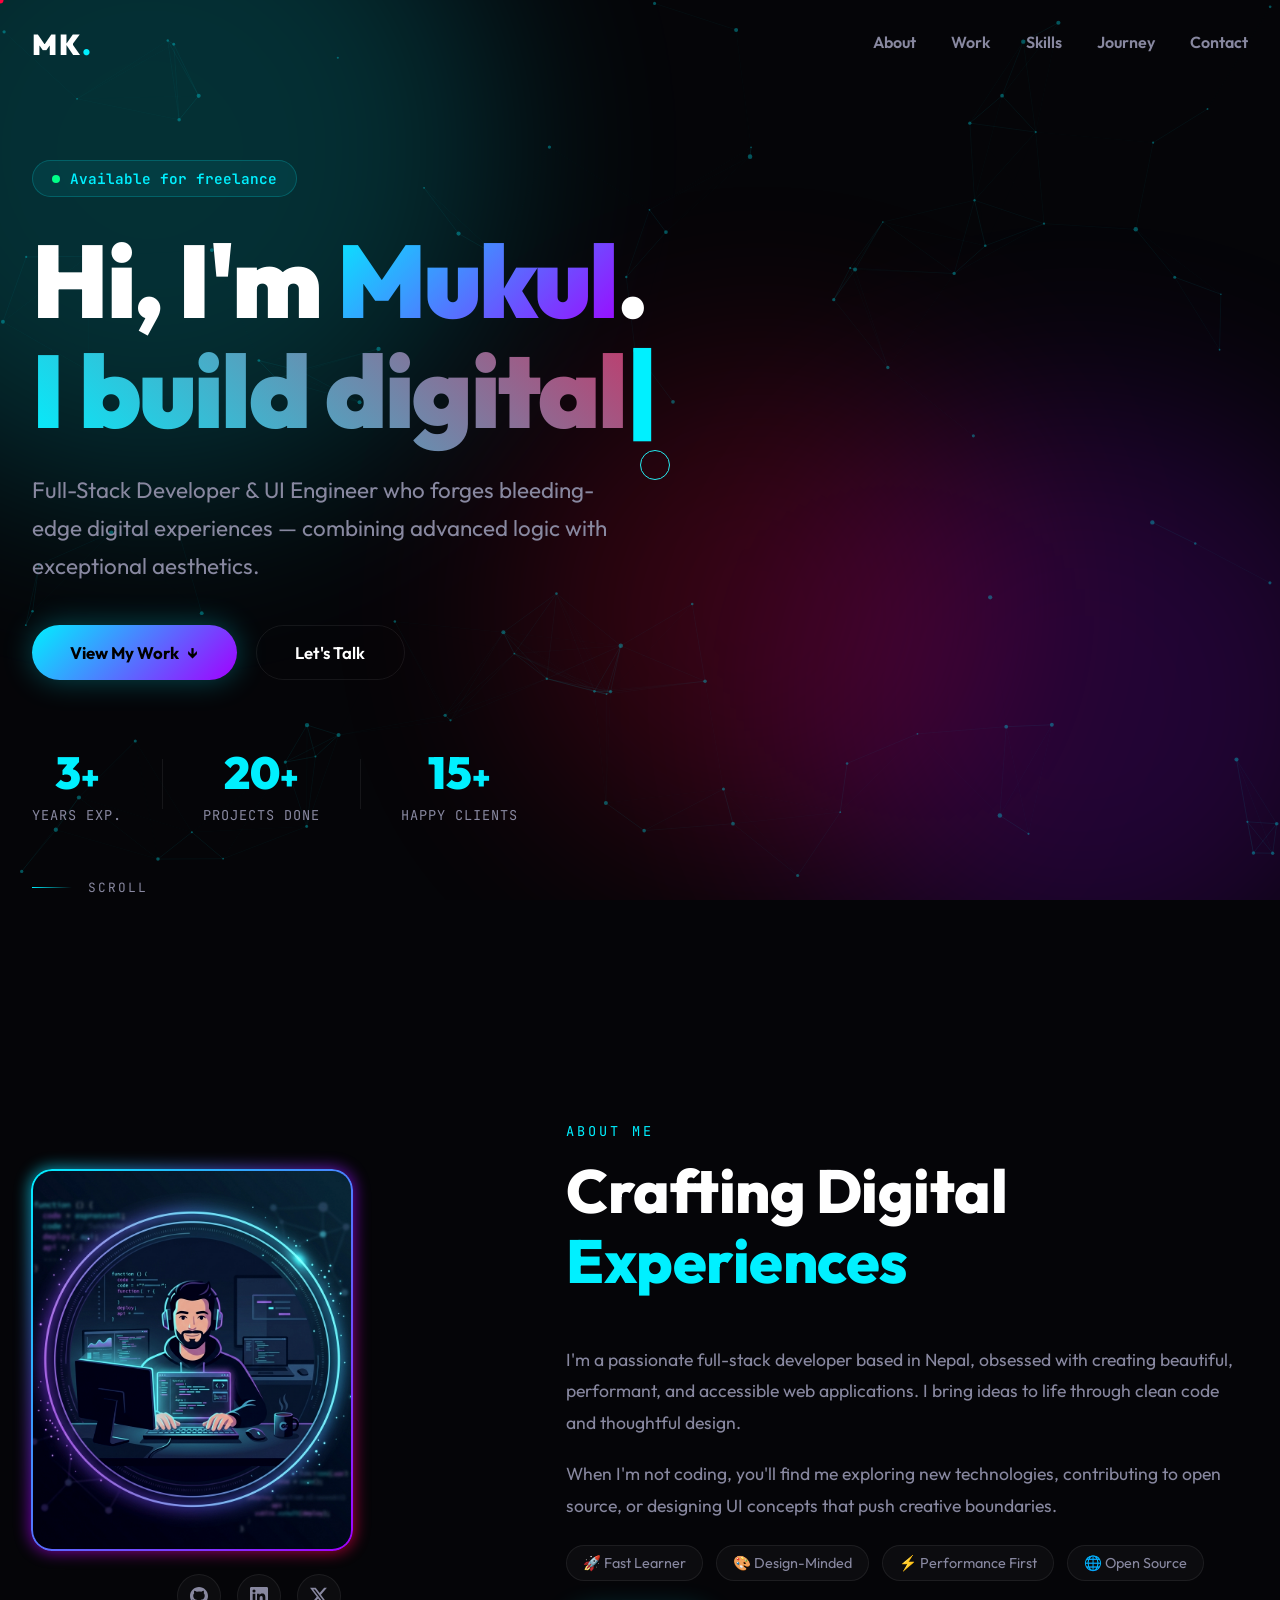
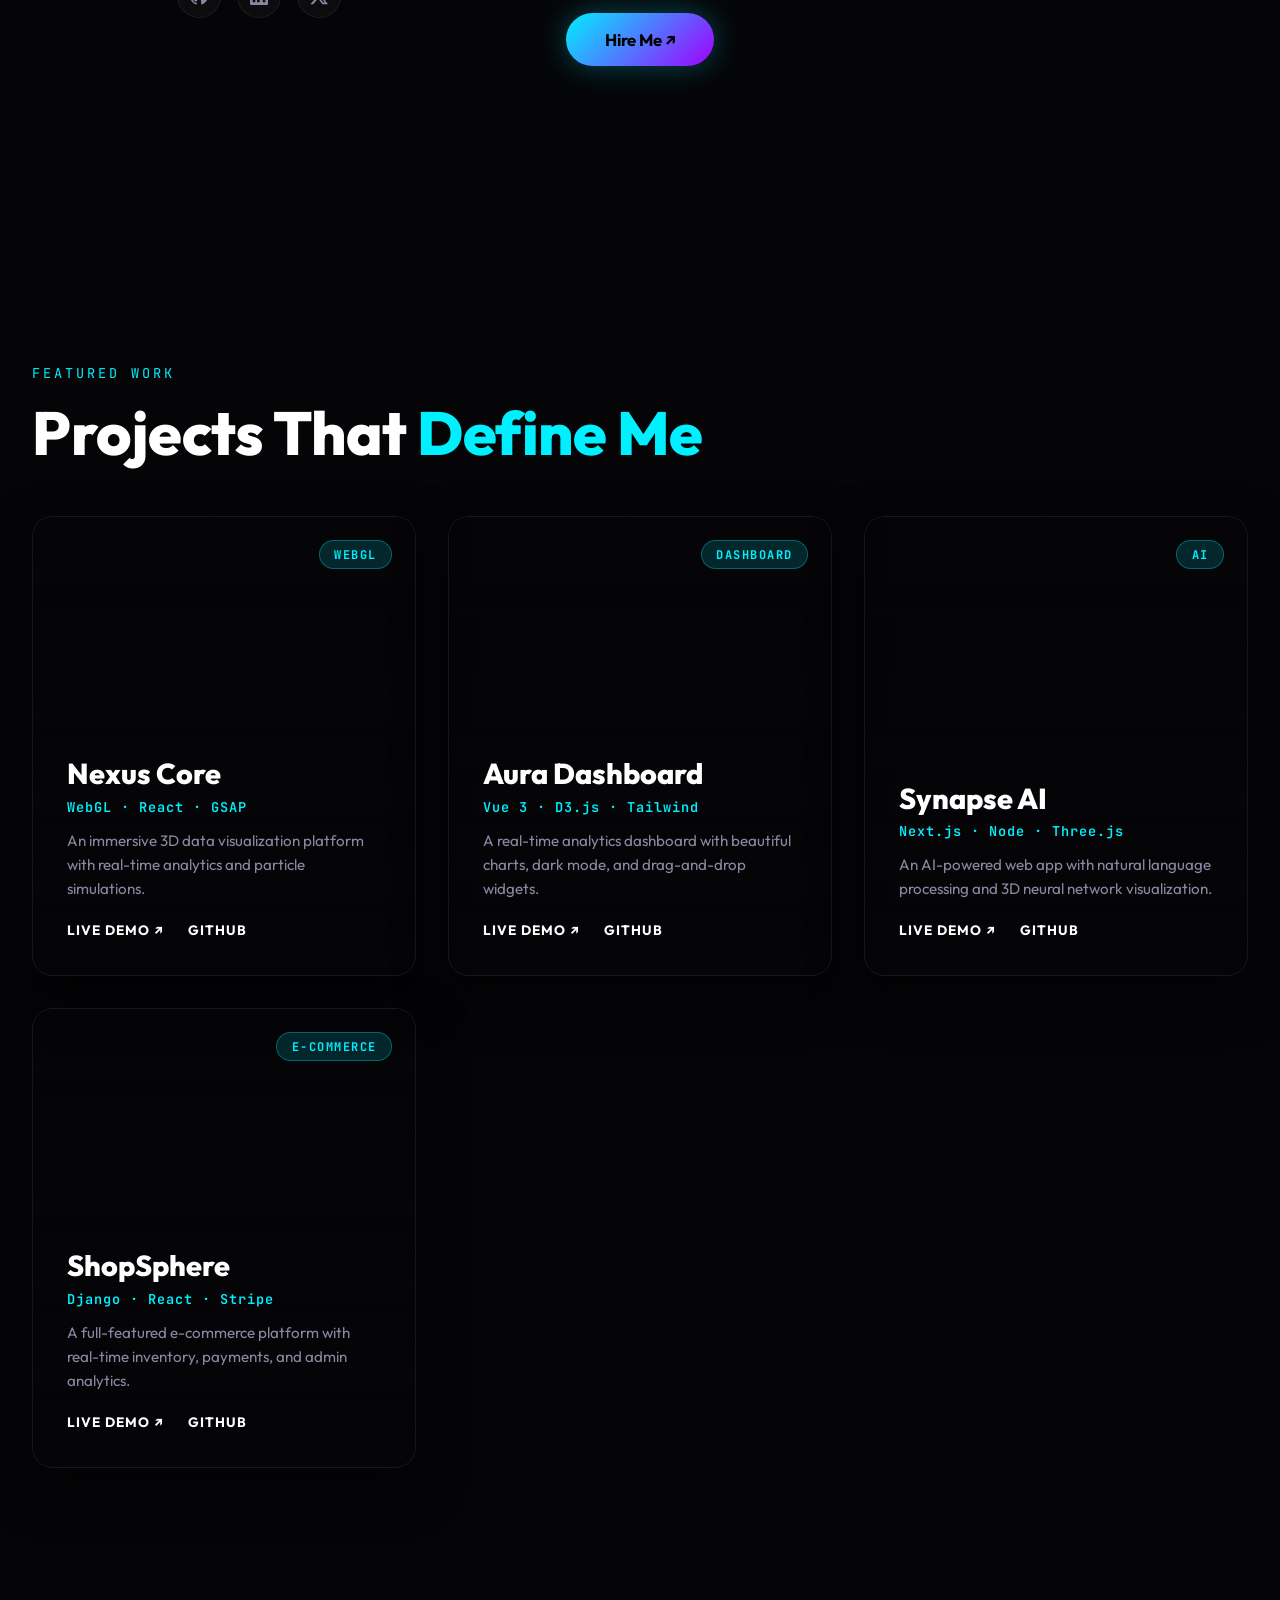
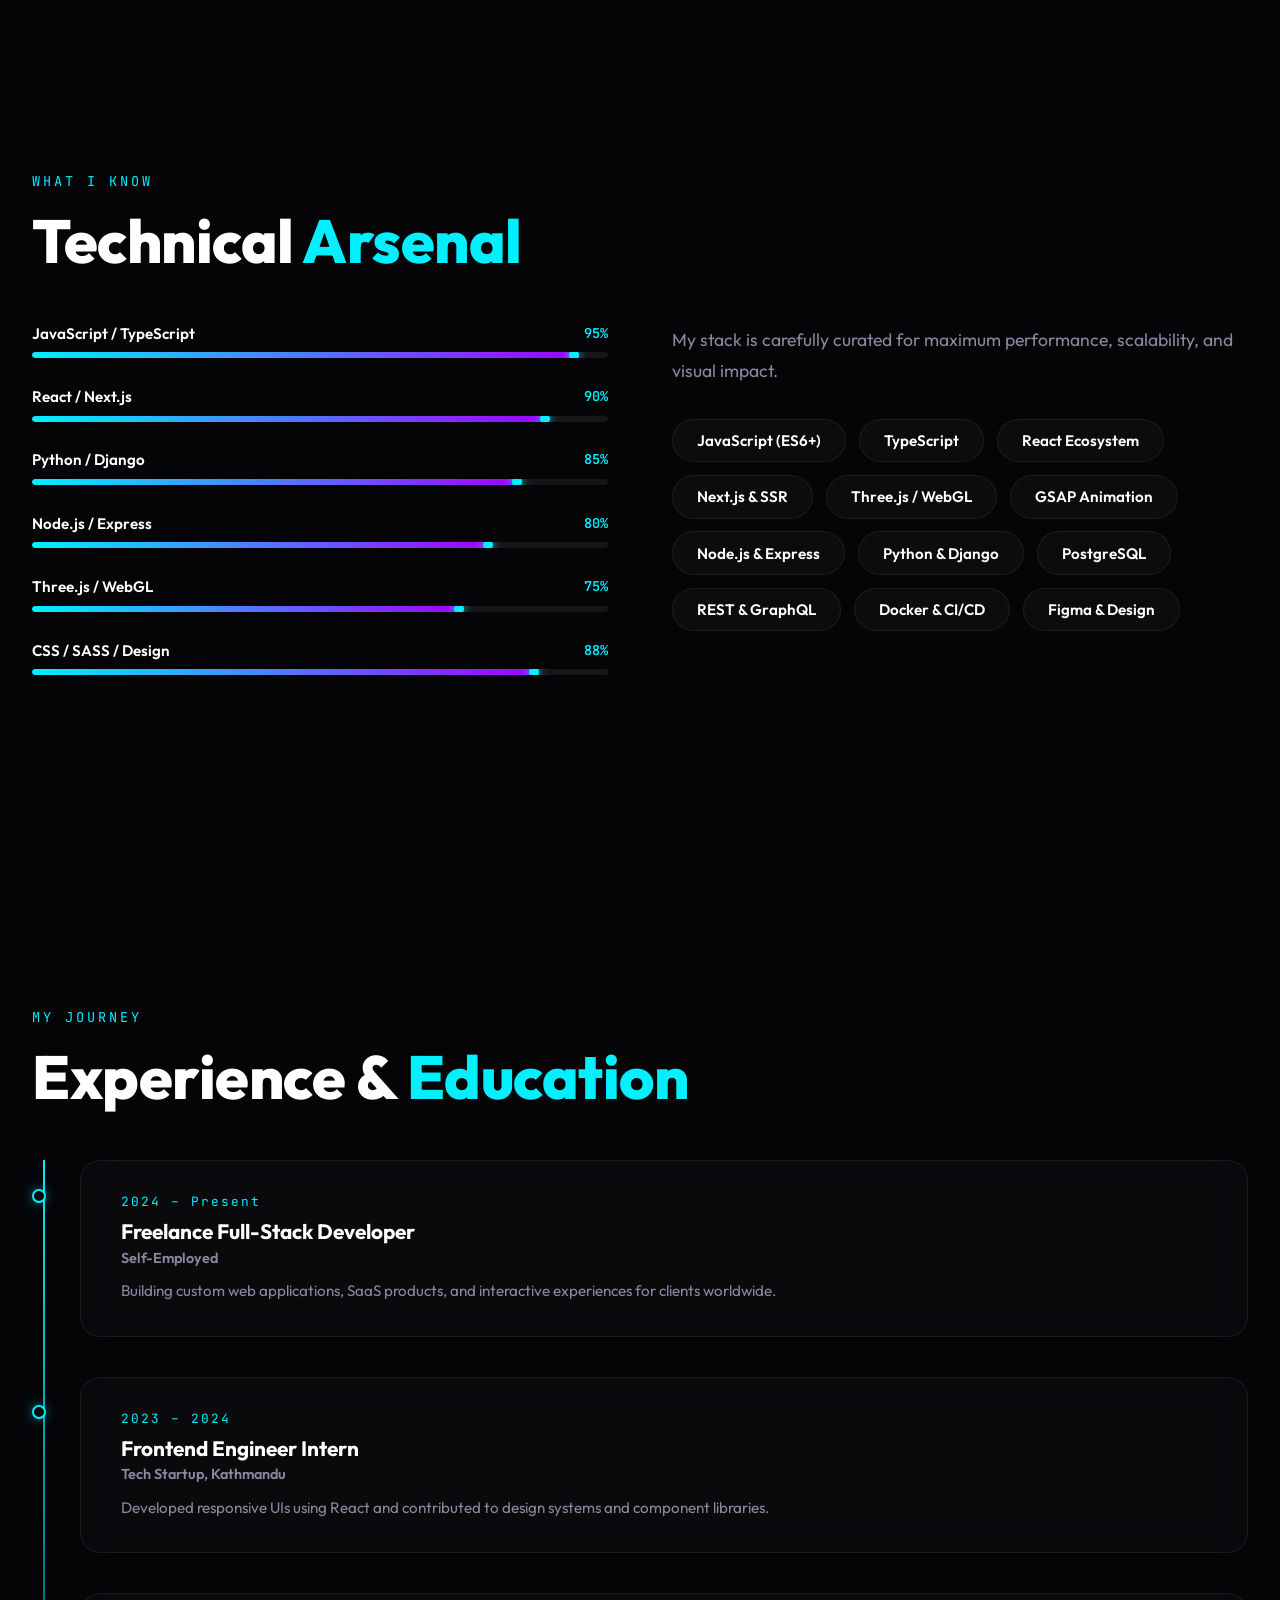
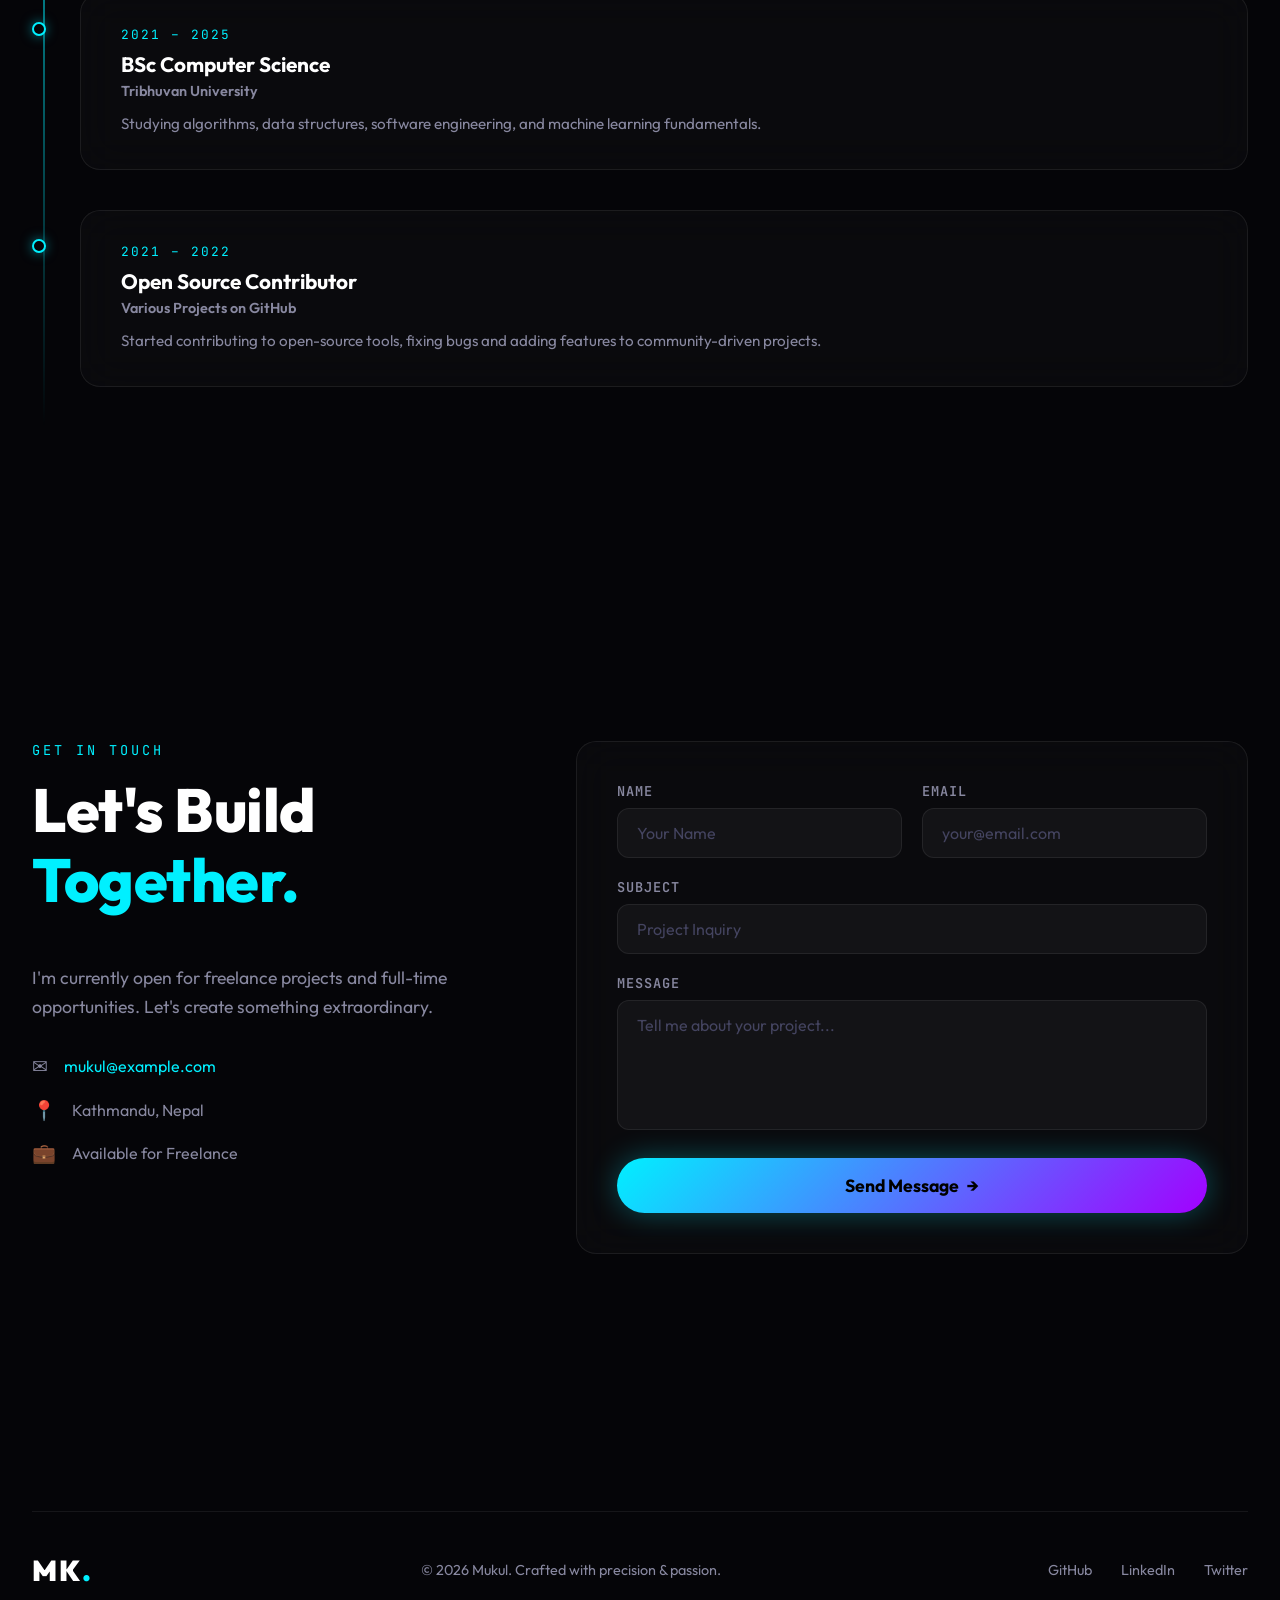
<file: project.html>
<!DOCTYPE html>
<html lang="en">
<head>
    <meta charset="UTF-8">
    <meta name="viewport" content="width=device-width, initial-scale=1.0">
    <title>Mukul | Portfolio</title>
    <meta name="description" content="Mukul – Full-Stack Developer & UI Engineer crafting cutting-edge digital experiences.">
    <link rel="preconnect" href="https://fonts.googleapis.com">
    <link rel="preconnect" href="https://fonts.gstatic.com" crossorigin>
    <link href="https://fonts.googleapis.com/css2?family=Outfit:wght@300;400;600;800;900&family=JetBrains+Mono:wght@400;600&display=swap" rel="stylesheet">
    <link rel="stylesheet" href="style.css">
</head>
<body>

<!-- Custom Cursor -->
<div class="cursor-dot"></div>
<div class="cursor-ring"></div>

<!-- Aurora Background -->
<div class="aurora-bg">
    <div class="aurora a1"></div>
    <div class="aurora a2"></div>
    <div class="aurora a3"></div>
</div>
<canvas id="particle-canvas"></canvas>

<!-- Navigation -->
<nav id="navbar">
    <div class="nav-content">
        <a href="#hero" class="logo hover-target">MK<span>.</span></a>
        <div class="nav-links" id="nav-links">
            <a href="#about" class="hover-target nav-item">About</a>
            <a href="#projects" class="hover-target nav-item">Work</a>
            <a href="#skills" class="hover-target nav-item">Skills</a>
            <a href="#timeline" class="hover-target nav-item">Journey</a>
            <a href="#contact" class="hover-target nav-item">Contact</a>
        </div>
        <button class="hamburger hover-target" id="hamburger" aria-label="Menu">
            <span></span><span></span><span></span>
        </button>
    </div>
</nav>

<!-- Mobile Menu -->
<div class="mobile-menu" id="mobile-menu">
    <a href="#about" class="mob-link">About</a>
    <a href="#projects" class="mob-link">Work</a>
    <a href="#skills" class="mob-link">Skills</a>
    <a href="#timeline" class="mob-link">Journey</a>
    <a href="#contact" class="mob-link">Contact</a>
</div>

<div class="container">

    <!-- HERO -->
    <section id="hero">
        <div class="hero-inner">
            <div class="hero-badge fade-up">
                <span class="badge-dot"></span> Available for freelance
            </div>
            <h1 class="hero-title fade-up delay-100">
                Hi, I'm <span class="name-gradient">Mukul</span>.<br>
                <span id="typewriter" class="typewriter-text"></span><span class="cursor-blink">|</span>
            </h1>
            <p class="hero-subtitle fade-up delay-200">
                Full-Stack Developer & UI Engineer who forges bleeding-edge digital experiences — combining advanced logic with exceptional aesthetics.
            </p>
            <div class="hero-actions fade-up delay-300">
                <a href="#projects" class="btn-primary hover-target">View My Work <span>↓</span></a>
                <a href="#contact" class="btn-ghost hover-target">Let's Talk</a>
            </div>
            <div class="hero-stats fade-up delay-300">
                <div class="stat-item">
                    <span class="stat-num" data-target="3">0</span><span class="stat-suffix">+</span>
                    <p>Years Exp.</p>
                </div>
                <div class="stat-divider"></div>
                <div class="stat-item">
                    <span class="stat-num" data-target="20">0</span><span class="stat-suffix">+</span>
                    <p>Projects Done</p>
                </div>
                <div class="stat-divider"></div>
                <div class="stat-item">
                    <span class="stat-num" data-target="15">0</span><span class="stat-suffix">+</span>
                    <p>Happy Clients</p>
                </div>
            </div>
        </div>
        <div class="scroll-indicator">
            <div class="scroll-line"></div>
            <span>Scroll</span>
        </div>
    </section>

    <!-- ABOUT -->
    <section id="about">
        <div class="about-grid">
            <div class="about-image-col fade-up">
                <div class="about-img-wrapper">
                    <img src="avatar.png" alt="Mukul" class="about-img">
                    <div class="img-glow"></div>
                    <div class="img-border"></div>
                </div>
                <div class="about-socials">
                    <a href="#" class="social-btn hover-target" title="GitHub">
                        <svg viewBox="0 0 24 24" fill="currentColor"><path d="M12 0C5.37 0 0 5.37 0 12c0 5.3 3.44 9.8 8.2 11.37.6.1.82-.26.82-.57v-2c-3.34.72-4.04-1.61-4.04-1.61-.54-1.38-1.33-1.75-1.33-1.75-1.09-.74.08-.73.08-.73 1.2.09 1.84 1.24 1.84 1.24 1.07 1.83 2.8 1.3 3.48 1 .1-.78.42-1.3.76-1.6-2.67-.3-5.47-1.33-5.47-5.93 0-1.31.47-2.38 1.24-3.22-.14-.3-.54-1.52.1-3.18 0 0 1-.32 3.3 1.23a11.5 11.5 0 0 1 3-.4c1.02 0 2.04.13 3 .4 2.28-1.55 3.29-1.23 3.29-1.23.65 1.66.24 2.88.12 3.18.77.84 1.23 1.91 1.23 3.22 0 4.61-2.8 5.63-5.48 5.92.43.37.81 1.1.81 2.22v3.29c0 .32.21.69.82.57C20.56 21.8 24 17.3 24 12c0-6.63-5.37-12-12-12z"/></svg>
                    </a>
                    <a href="#" class="social-btn hover-target" title="LinkedIn">
                        <svg viewBox="0 0 24 24" fill="currentColor"><path d="M20.45 20.45h-3.55v-5.57c0-1.33-.03-3.04-1.85-3.04-1.85 0-2.14 1.45-2.14 2.94v5.67H9.36V9h3.41v1.56h.05c.47-.9 1.63-1.85 3.37-1.85 3.6 0 4.27 2.37 4.27 5.45v6.29zM5.34 7.43a2.06 2.06 0 1 1 0-4.12 2.06 2.06 0 0 1 0 4.12zM7.12 20.45H3.56V9h3.56v11.45zM22.23 0H1.77C.79 0 0 .77 0 1.72v20.56C0 23.23.79 24 1.77 24h20.46c.98 0 1.77-.77 1.77-1.72V1.72C24 .77 23.21 0 22.23 0z"/></svg>
                    </a>
                    <a href="#" class="social-btn hover-target" title="Twitter/X">
                        <svg viewBox="0 0 24 24" fill="currentColor"><path d="M18.9 1.15h3.68l-8.04 9.19L24 22.85h-7.41l-5.8-7.58-6.63 7.58H.47l8.6-9.83L0 1.15h7.6l5.25 6.94 6.05-6.94zm-1.29 19.4h2.04L6.47 3.24H4.28L17.61 20.55z"/></svg>
                    </a>
                </div>
            </div>
            <div class="about-text-col fade-up delay-200">
                <p class="section-label">About Me</p>
                <h2 class="section-heading">Crafting Digital <span>Experiences</span></h2>
                <p class="about-desc">I'm a passionate full-stack developer based in Nepal, obsessed with creating beautiful, performant, and accessible web applications. I bring ideas to life through clean code and thoughtful design.</p>
                <p class="about-desc">When I'm not coding, you'll find me exploring new technologies, contributing to open source, or designing UI concepts that push creative boundaries.</p>
                <div class="about-tags">
                    <span class="about-tag">🚀 Fast Learner</span>
                    <span class="about-tag">🎨 Design-Minded</span>
                    <span class="about-tag">⚡ Performance First</span>
                    <span class="about-tag">🌐 Open Source</span>
                </div>
                <a href="#contact" class="btn-primary hover-target" style="margin-top:2rem; display:inline-flex;">Hire Me ↗</a>
            </div>
        </div>
    </section>

    <!-- PROJECTS -->
    <section id="projects">
        <p class="section-label fade-up">Featured Work</p>
        <h2 class="section-heading fade-up delay-100">Projects That <span>Define Me</span></h2>
        <div class="projects-grid">

            <div class="project-card hover-target fade-up delay-100" data-3d-tilt>
                <div class="project-card-inner">
                    <div class="project-bg" style="background-image:url('https://images.unsplash.com/photo-1551288049-bebda4e38f71?auto=format&fit=crop&w=1000&q=80')"></div>
                    <div class="project-badge">WebGL</div>
                    <div class="project-info">
                        <h3>Nexus Core</h3>
                        <p class="project-stack">WebGL · React · GSAP</p>
                        <p class="project-desc">An immersive 3D data visualization platform with real-time analytics and particle simulations.</p>
                        <div class="project-links">
                            <a href="#" class="hover-target">Live Demo ↗</a>
                            <a href="#" class="hover-target">GitHub</a>
                        </div>
                    </div>
                </div>
            </div>

            <div class="project-card hover-target fade-up delay-200" data-3d-tilt>
                <div class="project-card-inner">
                    <div class="project-bg" style="background-image:url('https://images.unsplash.com/photo-1558655146-d09347e92766?auto=format&fit=crop&w=1000&q=80')"></div>
                    <div class="project-badge">Dashboard</div>
                    <div class="project-info">
                        <h3>Aura Dashboard</h3>
                        <p class="project-stack">Vue 3 · D3.js · Tailwind</p>
                        <p class="project-desc">A real-time analytics dashboard with beautiful charts, dark mode, and drag-and-drop widgets.</p>
                        <div class="project-links">
                            <a href="#" class="hover-target">Live Demo ↗</a>
                            <a href="#" class="hover-target">GitHub</a>
                        </div>
                    </div>
                </div>
            </div>

            <div class="project-card hover-target fade-up delay-300" data-3d-tilt>
                <div class="project-card-inner">
                    <div class="project-bg" style="background-image:url('https://images.unsplash.com/photo-1618005182384-a83a8bd57fbe?auto=format&fit=crop&w=1000&q=80')"></div>
                    <div class="project-badge">AI</div>
                    <div class="project-info">
                        <h3>Synapse AI</h3>
                        <p class="project-stack">Next.js · Node · Three.js</p>
                        <p class="project-desc">An AI-powered web app with natural language processing and 3D neural network visualization.</p>
                        <div class="project-links">
                            <a href="#" class="hover-target">Live Demo ↗</a>
                            <a href="#" class="hover-target">GitHub</a>
                        </div>
                    </div>
                </div>
            </div>

            <div class="project-card hover-target fade-up delay-100" data-3d-tilt>
                <div class="project-card-inner">
                    <div class="project-bg" style="background-image:url('https://images.unsplash.com/photo-1607082348824-0a96f2a4b9da?auto=format&fit=crop&w=1000&q=80')"></div>
                    <div class="project-badge">E-Commerce</div>
                    <div class="project-info">
                        <h3>ShopSphere</h3>
                        <p class="project-stack">Django · React · Stripe</p>
                        <p class="project-desc">A full-featured e-commerce platform with real-time inventory, payments, and admin analytics.</p>
                        <div class="project-links">
                            <a href="#" class="hover-target">Live Demo ↗</a>
                            <a href="#" class="hover-target">GitHub</a>
                        </div>
                    </div>
                </div>
            </div>

        </div>
    </section>

    <!-- SKILLS -->
    <section id="skills">
        <p class="section-label fade-up">What I Know</p>
        <h2 class="section-heading fade-up delay-100">Technical <span>Arsenal</span></h2>
        <div class="skills-layout">
            <div class="skill-bars-col fade-up delay-100">
                <div class="skill-bar-item" data-skill="95">
                    <div class="skill-bar-header"><span>JavaScript / TypeScript</span><span class="skill-pct">95%</span></div>
                    <div class="skill-track"><div class="skill-fill" data-width="95"></div></div>
                </div>
                <div class="skill-bar-item" data-skill="90">
                    <div class="skill-bar-header"><span>React / Next.js</span><span class="skill-pct">90%</span></div>
                    <div class="skill-track"><div class="skill-fill" data-width="90"></div></div>
                </div>
                <div class="skill-bar-item" data-skill="85">
                    <div class="skill-bar-header"><span>Python / Django</span><span class="skill-pct">85%</span></div>
                    <div class="skill-track"><div class="skill-fill" data-width="85"></div></div>
                </div>
                <div class="skill-bar-item" data-skill="80">
                    <div class="skill-bar-header"><span>Node.js / Express</span><span class="skill-pct">80%</span></div>
                    <div class="skill-track"><div class="skill-fill" data-width="80"></div></div>
                </div>
                <div class="skill-bar-item" data-skill="75">
                    <div class="skill-bar-header"><span>Three.js / WebGL</span><span class="skill-pct">75%</span></div>
                    <div class="skill-track"><div class="skill-fill" data-width="75"></div></div>
                </div>
                <div class="skill-bar-item" data-skill="88">
                    <div class="skill-bar-header"><span>CSS / SASS / Design</span><span class="skill-pct">88%</span></div>
                    <div class="skill-track"><div class="skill-fill" data-width="88"></div></div>
                </div>
            </div>
            <div class="tags-col fade-up delay-200">
                <p class="skills-desc">My stack is carefully curated for maximum performance, scalability, and visual impact.</p>
                <div class="tags-cluster">
                    <div class="tag hover-target">JavaScript (ES6+)</div>
                    <div class="tag hover-target">TypeScript</div>
                    <div class="tag hover-target">React Ecosystem</div>
                    <div class="tag hover-target">Next.js & SSR</div>
                    <div class="tag hover-target">Three.js / WebGL</div>
                    <div class="tag hover-target">GSAP Animation</div>
                    <div class="tag hover-target">Node.js & Express</div>
                    <div class="tag hover-target">Python & Django</div>
                    <div class="tag hover-target">PostgreSQL</div>
                    <div class="tag hover-target">REST & GraphQL</div>
                    <div class="tag hover-target">Docker & CI/CD</div>
                    <div class="tag hover-target">Figma & Design</div>
                </div>
            </div>
        </div>
    </section>

    <!-- TIMELINE -->
    <section id="timeline">
        <p class="section-label fade-up">My Journey</p>
        <h2 class="section-heading fade-up delay-100">Experience & <span>Education</span></h2>
        <div class="timeline">
            <div class="timeline-item fade-up delay-100">
                <div class="timeline-dot"></div>
                <div class="timeline-card glass-panel">
                    <span class="tl-date">2024 – Present</span>
                    <h3>Freelance Full-Stack Developer</h3>
                    <p class="tl-org">Self-Employed</p>
                    <p class="tl-desc">Building custom web applications, SaaS products, and interactive experiences for clients worldwide.</p>
                </div>
            </div>
            <div class="timeline-item fade-up delay-200">
                <div class="timeline-dot"></div>
                <div class="timeline-card glass-panel">
                    <span class="tl-date">2023 – 2024</span>
                    <h3>Frontend Engineer Intern</h3>
                    <p class="tl-org">Tech Startup, Kathmandu</p>
                    <p class="tl-desc">Developed responsive UIs using React and contributed to design systems and component libraries.</p>
                </div>
            </div>
            <div class="timeline-item fade-up delay-300">
                <div class="timeline-dot"></div>
                <div class="timeline-card glass-panel">
                    <span class="tl-date">2021 – 2025</span>
                    <h3>BSc Computer Science</h3>
                    <p class="tl-org">Tribhuvan University</p>
                    <p class="tl-desc">Studying algorithms, data structures, software engineering, and machine learning fundamentals.</p>
                </div>
            </div>
            <div class="timeline-item fade-up delay-100">
                <div class="timeline-dot"></div>
                <div class="timeline-card glass-panel">
                    <span class="tl-date">2021 – 2022</span>
                    <h3>Open Source Contributor</h3>
                    <p class="tl-org">Various Projects on GitHub</p>
                    <p class="tl-desc">Started contributing to open-source tools, fixing bugs and adding features to community-driven projects.</p>
                </div>
            </div>
        </div>
    </section>

    <!-- CONTACT -->
    <section id="contact">
        <div class="contact-wrapper fade-up">
            <div class="contact-left">
                <p class="section-label">Get In Touch</p>
                <h2 class="section-heading">Let's Build <span>Together.</span></h2>
                <p class="contact-info-text">I'm currently open for freelance projects and full-time opportunities. Let's create something extraordinary.</p>
                <div class="contact-details">
                    <div class="contact-detail-item">
                        <span class="cd-icon">✉</span>
                        <a href="mailto:mukul@example.com" class="hover-target">mukul@example.com</a>
                    </div>
                    <div class="contact-detail-item">
                        <span class="cd-icon">📍</span>
                        <span>Kathmandu, Nepal</span>
                    </div>
                    <div class="contact-detail-item">
                        <span class="cd-icon">💼</span>
                        <span>Available for Freelance</span>
                    </div>
                </div>
            </div>
            <div class="contact-right">
                <form class="contact-form glass-panel" id="contactForm">
                    <div class="form-row">
                        <div class="form-group">
                            <label for="fname">Name</label>
                            <input type="text" id="fname" placeholder="Your Name" required>
                        </div>
                        <div class="form-group">
                            <label for="femail">Email</label>
                            <input type="email" id="femail" placeholder="your@email.com" required>
                        </div>
                    </div>
                    <div class="form-group">
                        <label for="fsubject">Subject</label>
                        <input type="text" id="fsubject" placeholder="Project Inquiry">
                    </div>
                    <div class="form-group">
                        <label for="fmessage">Message</label>
                        <textarea id="fmessage" rows="5" placeholder="Tell me about your project..." required></textarea>
                    </div>
                    <button type="submit" class="btn-primary hover-target form-submit">Send Message <span>→</span></button>
                    <div class="form-success" id="formSuccess">✅ Message sent! I'll get back to you soon.</div>
                </form>
            </div>
        </div>
    </section>

    <footer class="site-footer">
        <div class="footer-inner">
            <a href="#hero" class="logo hover-target">MK<span>.</span></a>
            <p>© <span id="year"></span> Mukul. Crafted with precision & passion.</p>
            <div class="footer-links">
                <a href="#" class="hover-target">GitHub</a>
                <a href="#" class="hover-target">LinkedIn</a>
                <a href="#" class="hover-target">Twitter</a>
            </div>
        </div>
    </footer>

</div><!-- end .container -->

<script src="script.js"></script>
</body>
</html>
</file>
<file: style.css>
/* =============================================
   PORTFOLIO CSS - Advanced Edition
   ============================================= */

:root {
    --bg: #050508;
    --surface: rgba(255, 255, 255, 0.03);
    --border: rgba(255, 255, 255, 0.07);
    --cyan: #00f0ff;
    --pink: #ff003c;
    --purple: #a200ff;
    --text: #ffffff;
    --muted: #8888a0;
    --radius: 20px;
    --transition: cubic-bezier(0.25, 1, 0.5, 1);
}

*,
*::before,
*::after {
    box-sizing: border-box;
    margin: 0;
    padding: 0;
}

html {
    scroll-behavior: smooth;
    font-size: 16px;
}

body {
    font-family: 'Outfit', sans-serif;
    background: var(--bg);
    color: var(--text);
    overflow-x: hidden;
    cursor: none;
}

a,
button,
.hover-target {
    cursor: none;
}

/* ---- SCROLLBAR ---- */
::-webkit-scrollbar {
    width: 6px;
}

::-webkit-scrollbar-track {
    background: var(--bg);
}

::-webkit-scrollbar-thumb {
    background: #222230;
    border-radius: 6px;
}

::-webkit-scrollbar-thumb:hover {
    background: var(--cyan);
}

/* ---- CURSOR ---- */
.cursor-dot {
    position: fixed;
    top: 0;
    left: 0;
    width: 7px;
    height: 7px;
    background: var(--pink);
    border-radius: 50%;
    pointer-events: none;
    z-index: 9999;
    transform: translate(-50%, -50%);
    transition: opacity 0.3s;
}

.cursor-ring {
    position: fixed;
    top: 0;
    left: 0;
    width: 30px;
    height: 30px;
    border: 1.5px solid var(--cyan);
    border-radius: 50%;
    pointer-events: none;
    z-index: 9998;
    transform: translate(-50%, -50%);
    transition: width 0.2s, height 0.2s, background 0.2s;
    mix-blend-mode: difference;
}

.cursor-ring.hovering {
    width: 56px;
    height: 56px;
    background: rgba(0, 240, 255, 0.08);
    border-color: transparent;
}

/* ---- AURORA BG ---- */
.aurora-bg {
    position: fixed;
    inset: 0;
    z-index: -2;
    overflow: hidden;
    pointer-events: none;
}

.aurora {
    position: absolute;
    border-radius: 50%;
    filter: blur(100px);
    opacity: 0.18;
    animation: floatAurora 18s ease-in-out infinite alternate;
}

.a1 {
    width: 700px;
    height: 700px;
    background: var(--cyan);
    top: -200px;
    left: -200px;
    animation-delay: 0s;
}

.a2 {
    width: 600px;
    height: 600px;
    background: var(--purple);
    bottom: -100px;
    right: -100px;
    animation-delay: -6s;
}

.a3 {
    width: 500px;
    height: 500px;
    background: var(--pink);
    top: 40%;
    left: 40%;
    animation-delay: -12s;
}

@keyframes floatAurora {
    0% {
        transform: translate(0, 0) scale(1);
    }

    100% {
        transform: translate(80px, 60px) scale(1.15);
    }
}

/* ---- CANVAS ---- */
#particle-canvas {
    position: fixed;
    inset: 0;
    width: 100vw;
    height: 100vh;
    z-index: -1;
    pointer-events: none;
    opacity: 0.6;
}

/* ---- LAYOUT ---- */
.container {
    max-width: 1300px;
    margin: 0 auto;
    padding: 0 2rem;
    position: relative;
    z-index: 10;
}

section {
    min-height: 100vh;
    display: flex;
    flex-direction: column;
    justify-content: center;
    padding: 120px 0;
}

/* ---- REUSABLES ---- */
.glass-panel {
    background: rgba(255, 255, 255, 0.025);
    backdrop-filter: blur(20px);
    -webkit-backdrop-filter: blur(20px);
    border: 1px solid var(--border);
    border-radius: var(--radius);
}

.section-label {
    font-family: 'JetBrains Mono', monospace;
    font-size: 0.85rem;
    letter-spacing: 3px;
    color: var(--cyan);
    text-transform: uppercase;
    margin-bottom: 1rem;
    display: block;
}

.section-heading {
    font-size: clamp(2.2rem, 5vw, 3.8rem);
    font-weight: 800;
    line-height: 1.15;
    margin-bottom: 3rem;
    letter-spacing: -0.5px;
}

.section-heading span {
    color: var(--cyan);
}

/* ---- NAVBAR ---- */
nav {
    position: fixed;
    top: 0;
    width: 100%;
    padding: 1.6rem 0;
    z-index: 1000;
    transition: background 0.4s, padding 0.4s, box-shadow 0.4s;
}

nav.nav-scrolled {
    background: rgba(5, 5, 8, 0.85);
    backdrop-filter: blur(16px);
    padding: 1rem 0;
    border-bottom: 1px solid var(--border);
    box-shadow: 0 8px 32px rgba(0, 0, 0, 0.5);
}

.nav-content {
    max-width: 1300px;
    margin: 0 auto;
    padding: 0 2rem;
    display: flex;
    align-items: center;
    justify-content: space-between;
}

.logo {
    font-size: 1.8rem;
    font-weight: 900;
    letter-spacing: 2px;
    color: var(--text);
    text-decoration: none;
}

.logo span {
    color: var(--cyan);
}

.nav-links {
    display: flex;
    gap: 2.2rem;
}

.nav-links a {
    color: var(--muted);
    text-decoration: none;
    font-weight: 600;
    font-size: 1rem;
    position: relative;
    padding-bottom: 4px;
    transition: color 0.3s;
}

.nav-links a::after {
    content: '';
    position: absolute;
    bottom: 0;
    left: 0;
    width: 0;
    height: 2px;
    background: linear-gradient(90deg, var(--cyan), var(--pink));
    transition: width 0.3s;
}

.nav-links a:hover,
.nav-links a.active {
    color: var(--text);
}

.nav-links a:hover::after,
.nav-links a.active::after {
    width: 100%;
}

/* Hamburger */
.hamburger {
    display: none;
    background: none;
    border: none;
    padding: 6px;
    flex-direction: column;
    gap: 5px;
}

.hamburger span {
    display: block;
    width: 26px;
    height: 2px;
    background: var(--text);
    border-radius: 2px;
    transition: transform 0.3s, opacity 0.3s;
}

.hamburger.open span:nth-child(1) {
    transform: translateY(7px) rotate(45deg);
}

.hamburger.open span:nth-child(2) {
    opacity: 0;
}

.hamburger.open span:nth-child(3) {
    transform: translateY(-7px) rotate(-45deg);
}

/* Mobile Menu */
.mobile-menu {
    position: fixed;
    top: 0;
    left: 0;
    width: 100%;
    height: 100vh;
    background: rgba(5, 5, 8, 0.97);
    z-index: 999;
    display: none;
    flex-direction: column;
    align-items: center;
    justify-content: center;
    gap: 2.5rem;
    transform: translateX(100%);
    transition: transform 0.4s var(--transition);
}

.mobile-menu.open {
    transform: translateX(0);
    display: flex;
}

.mob-link {
    color: var(--text);
    text-decoration: none;
    font-size: 2.2rem;
    font-weight: 800;
    transition: color 0.3s;
}

.mob-link:hover {
    color: var(--cyan);
}

/* ---- HERO ---- */
#hero {
    padding-top: 160px;
    position: relative;
}

.hero-inner {
    max-width: 900px;
}

.hero-badge {
    display: inline-flex;
    align-items: center;
    gap: 0.6rem;
    padding: 0.5rem 1.2rem;
    background: rgba(0, 240, 255, 0.07);
    border: 1px solid rgba(0, 240, 255, 0.2);
    border-radius: 50px;
    font-size: 0.9rem;
    color: var(--cyan);
    font-weight: 600;
    margin-bottom: 1.8rem;
    font-family: 'JetBrains Mono', monospace;
}

.badge-dot {
    width: 8px;
    height: 8px;
    background: #00ff88;
    border-radius: 50%;
    animation: pulse 2s ease-in-out infinite;
}

@keyframes pulse {

    0%,
    100% {
        opacity: 1;
        transform: scale(1);
    }

    50% {
        opacity: 0.5;
        transform: scale(0.8);
    }
}

.hero-title {
    font-size: clamp(3rem, 8vw, 6.5rem);
    font-weight: 900;
    line-height: 1.08;
    margin-bottom: 1.5rem;
    letter-spacing: -2px;
}

.name-gradient {
    background: linear-gradient(135deg, var(--cyan), var(--purple));
    -webkit-background-clip: text;
    -webkit-text-fill-color: transparent;
    background-clip: text;
}

.typewriter-text {
    background: linear-gradient(45deg, var(--cyan), var(--pink), var(--purple));
    -webkit-background-clip: text;
    -webkit-text-fill-color: transparent;
    background-clip: text;
    background-size: 300% auto;
    animation: shine 5s linear infinite;
}

@keyframes shine {
    to {
        background-position: 300% center;
    }
}

.cursor-blink {
    color: var(--cyan);
    animation: blink 1s step-end infinite;
    -webkit-text-fill-color: var(--cyan);
}

@keyframes blink {

    0%,
    100% {
        opacity: 1;
    }

    50% {
        opacity: 0;
    }
}

.hero-subtitle {
    font-size: clamp(1.1rem, 2vw, 1.4rem);
    color: var(--muted);
    max-width: 600px;
    line-height: 1.7;
    margin-bottom: 2.5rem;
}

.hero-actions {
    display: flex;
    gap: 1.2rem;
    flex-wrap: wrap;
    margin-bottom: 4rem;
}

.btn-primary {
    display: inline-flex;
    align-items: center;
    gap: 0.5rem;
    padding: 1rem 2.4rem;
    background: linear-gradient(135deg, var(--cyan), var(--purple));
    color: #000;
    font-weight: 700;
    font-size: 1.05rem;
    border-radius: 50px;
    text-decoration: none;
    border: none;
    font-family: inherit;
    cursor: none;
    transition: transform 0.2s var(--transition), box-shadow 0.3s;
    box-shadow: 0 0 30px rgba(0, 240, 255, 0.3);
}

.btn-primary:hover {
    transform: translateY(-3px) scale(1.02);
    box-shadow: 0 10px 40px rgba(0, 240, 255, 0.4);
}

.btn-ghost {
    display: inline-flex;
    align-items: center;
    gap: 0.5rem;
    padding: 1rem 2.4rem;
    background: transparent;
    color: var(--text);
    border: 1px solid var(--border);
    border-radius: 50px;
    font-size: 1.05rem;
    font-weight: 600;
    text-decoration: none;
    transition: border-color 0.3s, background 0.3s, transform 0.2s;
}

.btn-ghost:hover {
    border-color: var(--cyan);
    background: rgba(0, 240, 255, 0.06);
    transform: translateY(-3px);
}

.hero-stats {
    display: flex;
    align-items: center;
    gap: 2.5rem;
    flex-wrap: wrap;
}

.stat-item {
    text-align: center;
}

.stat-item p {
    color: var(--muted);
    font-size: 0.85rem;
    margin-top: 0.3rem;
    letter-spacing: 1px;
    text-transform: uppercase;
    font-family: 'JetBrains Mono', monospace;
}

.stat-num {
    font-size: 2.8rem;
    font-weight: 900;
    color: var(--cyan);
}

.stat-suffix {
    font-size: 2rem;
    font-weight: 900;
    color: var(--cyan);
}

.stat-divider {
    width: 1px;
    height: 50px;
    background: var(--border);
}

.scroll-indicator {
    position: absolute;
    bottom: 3rem;
    left: 0;
    display: flex;
    align-items: center;
    gap: 1rem;
    color: var(--muted);
    font-size: 0.8rem;
    letter-spacing: 2px;
    text-transform: uppercase;
    font-family: 'JetBrains Mono', monospace;
    animation: fadeInUp 1s 1.5s both;
}

.scroll-line {
    width: 40px;
    height: 1px;
    background: linear-gradient(90deg, var(--cyan), transparent);
    position: relative;
    overflow: hidden;
}

.scroll-line::after {
    content: '';
    position: absolute;
    top: 0;
    left: -40px;
    width: 40px;
    height: 100%;
    background: var(--cyan);
    animation: scrollSlide 2s ease-in-out infinite;
}

@keyframes scrollSlide {
    to {
        left: 40px;
    }
}

@keyframes fadeInUp {
    from {
        opacity: 0;
        transform: translateY(20px);
    }

    to {
        opacity: 1;
        transform: translateY(0);
    }
}

/* ---- ABOUT ---- */
.about-grid {
    display: grid;
    grid-template-columns: 1fr 1.5fr;
    gap: 5rem;
    align-items: center;
}

.about-img-wrapper {
    position: relative;
    width: fit-content;
}

.about-img {
    width: 320px;
    height: 380px;
    object-fit: cover;
    border-radius: var(--radius);
    display: block;
    position: relative;
    z-index: 1;
    filter: grayscale(20%) contrast(1.1);
    transition: filter 0.4s;
}

.about-img-wrapper:hover .about-img {
    filter: grayscale(0%) contrast(1);
}

.img-glow {
    position: absolute;
    inset: -2px;
    border-radius: calc(var(--radius) + 2px);
    background: linear-gradient(135deg, var(--cyan), var(--purple), var(--pink));
    z-index: 0;
    opacity: 0.7;
    filter: blur(8px);
}

.img-border {
    position: absolute;
    inset: -1px;
    border: 2px solid transparent;
    border-radius: calc(var(--radius) + 1px);
    background: linear-gradient(135deg, var(--cyan), var(--purple)) border-box;
    -webkit-mask: linear-gradient(#fff 0 0) padding-box, linear-gradient(#fff 0 0);
    -webkit-mask-composite: destination-out;
    mask-composite: exclude;
    z-index: 2;
}

.about-socials {
    display: flex;
    gap: 1rem;
    margin-top: 1.5rem;
    justify-content: center;
}

.social-btn {
    width: 44px;
    height: 44px;
    display: flex;
    align-items: center;
    justify-content: center;
    background: var(--surface);
    border: 1px solid var(--border);
    border-radius: 50%;
    color: var(--muted);
    text-decoration: none;
    transition: all 0.3s;
}

.social-btn svg {
    width: 18px;
    height: 18px;
}

.social-btn:hover {
    background: rgba(0, 240, 255, 0.1);
    border-color: var(--cyan);
    color: var(--cyan);
    transform: translateY(-3px);
}

.about-desc {
    color: var(--muted);
    font-size: 1.1rem;
    line-height: 1.8;
    margin-bottom: 1.2rem;
}

.about-tags {
    display: flex;
    flex-wrap: wrap;
    gap: 0.8rem;
    margin-top: 1.5rem;
}

.about-tag {
    padding: 0.5rem 1rem;
    background: var(--surface);
    border: 1px solid var(--border);
    border-radius: 50px;
    font-size: 0.9rem;
    color: var(--muted);
    transition: all 0.3s;
}

.about-tag:hover {
    border-color: var(--cyan);
    color: var(--cyan);
    background: rgba(0, 240, 255, 0.05);
}

/* ---- PROJECTS ---- */
.projects-grid {
    display: grid;
    grid-template-columns: repeat(auto-fit, minmax(320px, 1fr));
    gap: 2rem;
}

.project-card {
    height: 460px;
    border-radius: var(--radius);
    transform-style: preserve-3d;
    perspective: 1000px;
    position: relative;
}

.project-card-inner {
    width: 100%;
    height: 100%;
    border-radius: var(--radius);
    overflow: hidden;
    position: relative;
    display: flex;
    flex-direction: column;
    justify-content: flex-end;
    box-shadow: 0 20px 50px rgba(0, 0, 0, 0.6);
    transition: box-shadow 0.4s;
}

.project-card-inner::before {
    content: '';
    position: absolute;
    inset: 0;
    background: linear-gradient(to top, rgba(5, 5, 8, 0.98) 0%, rgba(5, 5, 8, 0.4) 55%, rgba(5, 5, 8, 0.1) 100%);
    z-index: 1;
    transition: opacity 0.4s;
}

.project-card-inner::after {
    content: '';
    position: absolute;
    inset: 0;
    border-radius: var(--radius);
    border: 1px solid rgba(255, 255, 255, 0.08);
    z-index: 3;
    pointer-events: none;
    transition: border-color 0.3s;
}

.project-card:hover .project-card-inner::after {
    border-color: rgba(0, 240, 255, 0.3);
}

.project-card:hover .project-card-inner {
    box-shadow: 0 25px 60px rgba(0, 240, 255, 0.12);
}

.project-bg {
    position: absolute;
    inset: 0;
    background-size: cover;
    background-position: center;
    transition: transform 0.7s var(--transition);
}

.project-card:hover .project-bg {
    transform: scale(1.08);
}

.project-badge {
    position: absolute;
    top: 1.5rem;
    right: 1.5rem;
    z-index: 4;
    padding: 0.35rem 0.9rem;
    background: rgba(0, 240, 255, 0.15);
    border: 1px solid rgba(0, 240, 255, 0.3);
    border-radius: 50px;
    color: var(--cyan);
    font-size: 0.75rem;
    font-weight: 700;
    letter-spacing: 1.5px;
    text-transform: uppercase;
    font-family: 'JetBrains Mono', monospace;
}

.project-info {
    position: relative;
    z-index: 2;
    padding: 2.2rem;
}

.project-info h3 {
    font-size: 1.8rem;
    margin-bottom: 0.4rem;
    font-weight: 800;
}

.project-stack {
    color: var(--cyan);
    font-size: 0.85rem;
    font-weight: 600;
    letter-spacing: 1px;
    font-family: 'JetBrains Mono', monospace;
    margin-bottom: 0.8rem;
}

.project-desc {
    color: var(--muted);
    font-size: 0.95rem;
    line-height: 1.6;
    margin-bottom: 1.2rem;
}

.project-links {
    display: flex;
    gap: 1.5rem;
}

.project-links a {
    color: var(--text);
    text-decoration: none;
    font-size: 0.85rem;
    font-weight: 700;
    letter-spacing: 1px;
    text-transform: uppercase;
    position: relative;
    padding-bottom: 2px;
    transition: color 0.3s;
}

.project-links a::after {
    content: '';
    position: absolute;
    bottom: 0;
    left: 0;
    width: 0;
    height: 1px;
    background: var(--cyan);
    transition: width 0.3s;
}

.project-links a:hover {
    color: var(--cyan);
}

.project-links a:hover::after {
    width: 100%;
}

/* ---- SKILLS ---- */
.skills-layout {
    display: grid;
    grid-template-columns: 1fr 1fr;
    gap: 4rem;
    align-items: start;
}

.skills-desc {
    color: var(--muted);
    font-size: 1.1rem;
    line-height: 1.8;
    margin-bottom: 2rem;
}

.skill-bar-item {
    margin-bottom: 1.8rem;
}

.skill-bar-header {
    display: flex;
    justify-content: space-between;
    font-size: 0.95rem;
    font-weight: 600;
    margin-bottom: 0.6rem;
    color: var(--text);
}

.skill-pct {
    color: var(--cyan);
    font-family: 'JetBrains Mono', monospace;
    font-size: 0.85rem;
}

.skill-track {
    height: 6px;
    background: rgba(255, 255, 255, 0.07);
    border-radius: 6px;
    overflow: hidden;
}

.skill-fill {
    height: 100%;
    width: 0;
    background: linear-gradient(90deg, var(--cyan), var(--purple));
    border-radius: 6px;
    transition: width 1.2s var(--transition);
    position: relative;
}

.skill-fill::after {
    content: '';
    position: absolute;
    right: 0;
    top: 50%;
    transform: translateY(-50%);
    width: 10px;
    height: 10px;
    border-radius: 50%;
    background: var(--cyan);
    box-shadow: 0 0 10px var(--cyan);
}

.tags-cluster {
    display: flex;
    flex-wrap: wrap;
    gap: 0.8rem;
}

.tag {
    padding: 0.7rem 1.5rem;
    background: rgba(255, 255, 255, 0.03);
    border: 1px solid var(--border);
    border-radius: 50px;
    font-weight: 600;
    font-size: 0.95rem;
    color: var(--text);
    transition: all 0.3s var(--transition);
    position: relative;
    overflow: hidden;
}

.tag::before {
    content: '';
    position: absolute;
    inset: 0;
    background: linear-gradient(135deg, transparent, rgba(0, 240, 255, 0.08), transparent);
    transform: translateX(-100%);
    transition: transform 0.5s;
}

.tag:hover {
    transform: translateY(-4px);
    border-color: rgba(0, 240, 255, 0.4);
    color: var(--cyan);
    background: rgba(0, 240, 255, 0.05);
    box-shadow: 0 8px 24px rgba(0, 0, 0, 0.3);
}

.tag:hover::before {
    transform: translateX(100%);
}

/* ---- TIMELINE ---- */
.timeline {
    position: relative;
    padding-left: 3rem;
}

.timeline::before {
    content: '';
    position: absolute;
    left: 11px;
    top: 0;
    bottom: 0;
    width: 2px;
    background: linear-gradient(to bottom, var(--cyan), transparent);
}

.timeline-item {
    position: relative;
    margin-bottom: 2.5rem;
}

.timeline-dot {
    position: absolute;
    left: -3rem;
    top: 1.8rem;
    width: 14px;
    height: 14px;
    background: var(--bg);
    border: 2px solid var(--cyan);
    border-radius: 50%;
    box-shadow: 0 0 12px rgba(0, 240, 255, 0.5);
    transition: transform 0.3s, box-shadow 0.3s;
}

.timeline-item:hover .timeline-dot {
    transform: scale(1.4);
    box-shadow: 0 0 20px rgba(0, 240, 255, 0.8);
}

.timeline-card {
    padding: 2rem 2.5rem;
    transition: border-color 0.3s, transform 0.3s;
}

.timeline-card:hover {
    border-color: rgba(0, 240, 255, 0.25);
    transform: translateX(8px);
}

.tl-date {
    font-family: 'JetBrains Mono', monospace;
    font-size: 0.8rem;
    letter-spacing: 2px;
    color: var(--cyan);
    display: block;
    margin-bottom: 0.5rem;
}

.timeline-card h3 {
    font-size: 1.3rem;
    font-weight: 700;
    margin-bottom: 0.3rem;
}

.tl-org {
    color: var(--muted);
    font-size: 0.9rem;
    margin-bottom: 0.7rem;
    font-weight: 600;
}

.tl-desc {
    color: var(--muted);
    font-size: 0.95rem;
    line-height: 1.7;
}

/* ---- CONTACT ---- */
.contact-wrapper {
    display: grid;
    grid-template-columns: 1fr 1.4fr;
    gap: 4rem;
    align-items: start;
}

.contact-info-text {
    color: var(--muted);
    font-size: 1.1rem;
    line-height: 1.7;
    margin-bottom: 2rem;
}

.contact-details {
    display: flex;
    flex-direction: column;
    gap: 1.2rem;
}

.contact-detail-item {
    display: flex;
    align-items: center;
    gap: 1rem;
    color: var(--muted);
    font-size: 1rem;
}

.cd-icon {
    font-size: 1.2rem;
}

.contact-detail-item a {
    color: var(--cyan);
    text-decoration: none;
    transition: opacity 0.3s;
}

.contact-detail-item a:hover {
    opacity: 0.7;
}

.contact-form {
    padding: 2.5rem;
}

.form-row {
    display: grid;
    grid-template-columns: 1fr 1fr;
    gap: 1.2rem;
}

.form-group {
    display: flex;
    flex-direction: column;
    gap: 0.5rem;
    margin-bottom: 1.2rem;
}

.form-group label {
    color: var(--muted);
    font-size: 0.85rem;
    font-weight: 600;
    letter-spacing: 1px;
    text-transform: uppercase;
    font-family: 'JetBrains Mono', monospace;
}

.form-group input,
.form-group textarea {
    background: rgba(255, 255, 255, 0.04);
    border: 1px solid var(--border);
    border-radius: 12px;
    padding: 0.9rem 1.2rem;
    color: var(--text);
    font-family: 'Outfit', sans-serif;
    font-size: 1rem;
    outline: none;
    transition: border-color 0.3s, background 0.3s;
    resize: none;
}

.form-group input:focus,
.form-group textarea:focus {
    border-color: rgba(0, 240, 255, 0.4);
    background: rgba(0, 240, 255, 0.03);
}

.form-group input::placeholder,
.form-group textarea::placeholder {
    color: #444460;
}

.form-submit {
    width: 100%;
    justify-content: center;
    font-size: 1.1rem;
    padding: 1rem;
    margin-top: 0.5rem;
}

.form-success {
    display: none;
    text-align: center;
    margin-top: 1.2rem;
    color: #00ff88;
    font-weight: 600;
    font-size: 0.95rem;
    padding: 1rem;
    background: rgba(0, 255, 136, 0.07);
    border: 1px solid rgba(0, 255, 136, 0.2);
    border-radius: 12px;
}

.form-success.show {
    display: block;
    animation: fadeInUp 0.4s both;
}

/* ---- FOOTER ---- */
.site-footer {
    border-top: 1px solid var(--border);
    padding: 2.5rem 0;
    margin-top: 4rem;
}

.footer-inner {
    display: flex;
    align-items: center;
    justify-content: space-between;
    flex-wrap: wrap;
    gap: 1rem;
}

.footer-inner p {
    color: var(--muted);
    font-size: 0.9rem;
}

.footer-links {
    display: flex;
    gap: 1.8rem;
}

.footer-links a {
    color: var(--muted);
    text-decoration: none;
    font-size: 0.9rem;
    transition: color 0.3s;
}

.footer-links a:hover {
    color: var(--cyan);
}

/* ---- ANIMATIONS ---- */
.fade-up {
    opacity: 0;
    transform: translateY(50px);
    transition: opacity 0.9s var(--transition), transform 0.9s var(--transition);
}

.fade-up.visible {
    opacity: 1;
    transform: translateY(0);
}

.delay-100 {
    transition-delay: 0.1s;
}

.delay-200 {
    transition-delay: 0.2s;
}

.delay-300 {
    transition-delay: 0.3s;
}

/* ---- RESPONSIVE ---- */
@media (max-width: 1024px) {
    .about-grid {
        grid-template-columns: 1fr;
        gap: 3rem;
    }

    .about-img-wrapper {
        margin: 0 auto;
    }

    .skills-layout {
        grid-template-columns: 1fr;
        gap: 3rem;
    }

    .contact-wrapper {
        grid-template-columns: 1fr;
        gap: 3rem;
    }
}

@media (max-width: 768px) {
    .nav-links {
        display: none;
    }

    .hamburger {
        display: flex;
    }

    .cursor-dot,
    .cursor-ring {
        display: none;
    }

    body,
    a,
    button,
    .hover-target {
        cursor: auto;
    }

    .hero-title {
        letter-spacing: -1px;
    }

    .hero-stats {
        gap: 1.5rem;
    }

    .projects-grid {
        grid-template-columns: 1fr;
    }

    .form-row {
        grid-template-columns: 1fr;
    }

    .footer-inner {
        flex-direction: column;
        text-align: center;
    }

    .timeline {
        padding-left: 2rem;
    }

    .timeline::before {
        left: 7px;
    }

    .timeline-dot {
        left: -2rem;
    }
}

@media (max-width: 480px) {
    section {
        padding: 80px 0;
    }

    .container {
        padding: 0 1.2rem;
    }

    .about-img {
        width: 100%;
        height: 300px;
    }
}
</file>
